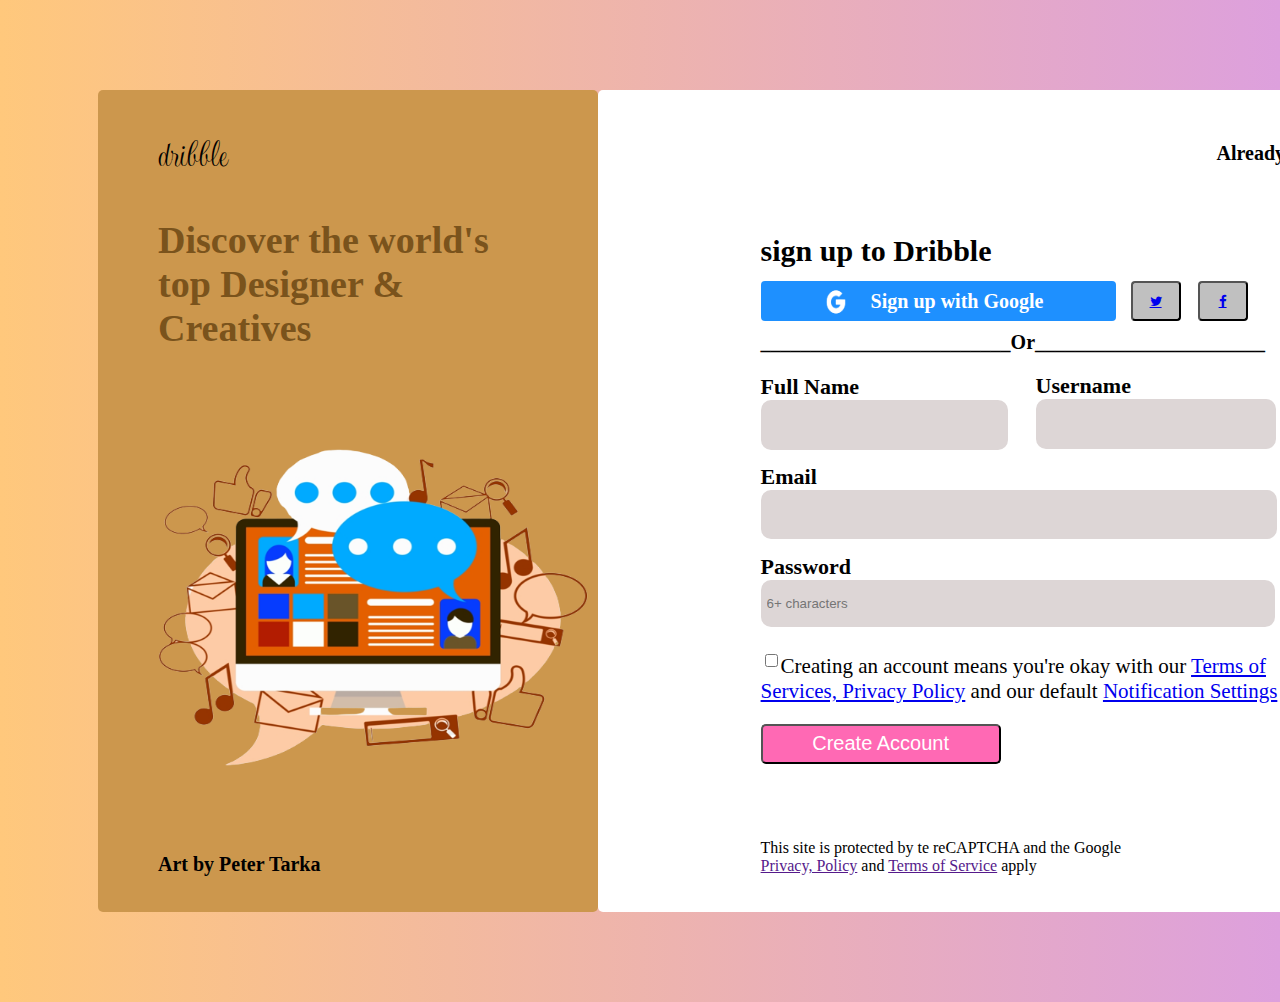
<file: index.html>
<!DOCTYPE html>
<html lang="en">
<head>
    <meta charset="UTF-8">
    <meta http-equiv="X-UA-Compatible" content="IE=edge">
    <meta name="viewport" content="width=device-width, initial-scale=1.0">
    <title>form</title>
    <link rel="stylesheet" href="style.css">
    <link rel="preconnect" href="https://fonts.googleapis.com">
<link rel="preconnect" href="https://fonts.gstatic.com" crossorigin>
<link href="https://fonts.googleapis.com/css2?family=Cookie&family=Square+Peg&family=Updock&display=swap" rel="stylesheet">
   
</head>
<body>
    <div class="container">
            <div class="box-1">
                <header>dribble</header>
                <h3>Discover the world's<br>top Designer & <br> Creatives</h3>
                <img src="image-removebg-preview.png">
                <h5>Art by Peter Tarka</h5>
            </div>
            <div class="box-2">
             <div class="boxform"><h4>Already a member? <a href="login.html">Sign in</a></h4></div>
             <link rel="stylesheet" href="https://cdnjs.cloudflare.com/ajax/libs/font-awesome/4.7.0/css/font-awesome.min.css">
             <div class="main"></div>

             <form>
              <div class="sign-up"><h6>sign up to Dribble</h6></div>
              <a href="" class="google-link">
                  <img src="google2.png">Sign up with Google
              </a>
              <button class="twitter"><a href="#" class="fa fa-twitter"></a></button>
             <button class="facebook"><a href="#" class="fa fa-facebook"></a></button>
              <p>_________________________Or_______________________</p>

            
                 <div class="information">
                     <div class="name">
                            <label><b>Full Name</b></label> <br>
                            <input type="text" class="" name="" placeholder="">
                     </div>

                     <div class="user">
            <label><b>Username</b></label> <br>
               <input type="text" class="" name="" placeholder="">
                 </div>

                 
                    <div class="email">
                           <label><b>Email</b></label> <br>
                           <input type="text" class="" name="" placeholder="">
                    </div>

                   
                        <div class="pwd">
                               <label><b>Password</b></label> <br>
                               <input type="text" class="" name="" placeholder="6+ characters">
                        </div>

                        <div class="checkbox">
                            <label for="">
                            <input type="checkbox" id="" name="" value="">Creating an account means you're okay with our <a href="#">Terms of<br>Services, Privacy Policy</a> and our default <a href="#">Notification Settings</a></label><br>
                            </div>

                        <div class="create-button">
                            <button type="button" class="button"> Create Account</button>
                          </div>

                          <div class="info">
                              <label for="">This site is protected by te reCAPTCHA and the Google <br> <a href="">Privacy, Policy</a> and <a href="">Terms of Service</a> apply</label>
                          </div>
             </form>
            </div>
        </div>
    
      

    
</body>
</html>
</file>
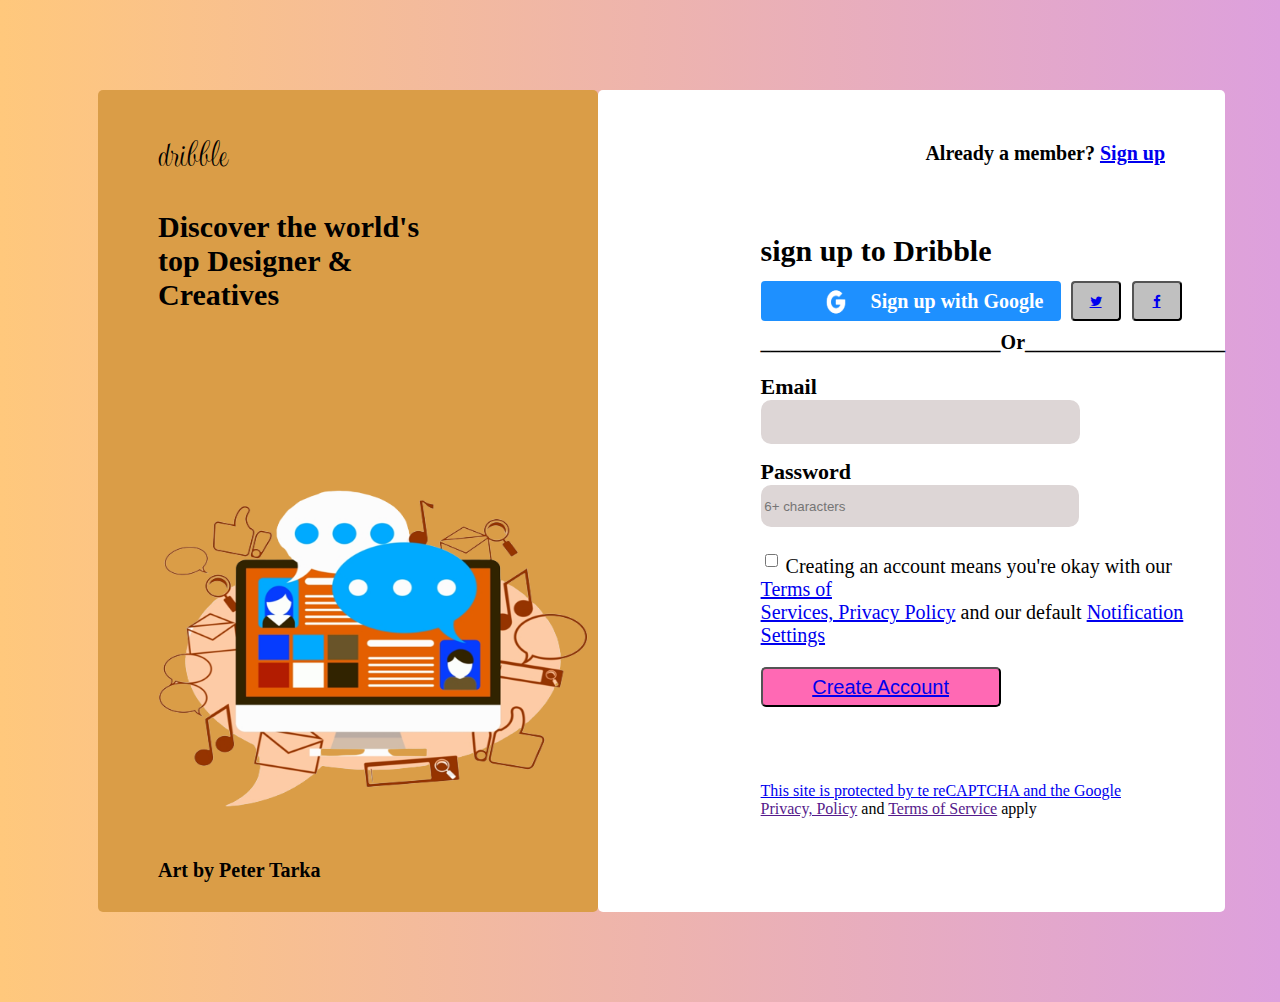
<file: login.html>
<!DOCTYPE html>
<html lang="en">
<head>
    <meta charset="UTF-8">
    <meta http-equiv="X-UA-Compatible" content="IE=edge">
    <meta name="viewport" content="width=device-width, initial-scale=1.0">
    <title>form</title>
    <link rel="stylesheet" href="login.css">
    <link rel="preconnect" href="https://fonts.googleapis.com">
<link rel="preconnect" href="https://fonts.gstatic.com" crossorigin>
<link href="https://fonts.googleapis.com/css2?family=Cookie&family=Square+Peg&family=Updock&display=swap" rel="stylesheet">
   
</head>
<body>
    <div class="container">
            <div class="box-1">
                <header>dribble</header>
                <h3>Discover the world's<br>top Designer & <br> Creatives</h3>
                <img src="image-removebg-preview.png">
                <h5>Art by Peter Tarka</h5>
            </div>
            <div class="box-2">
             <div class="boxform"><h4>Already a member? <a href="index.html">Sign up</a></h4></div>
             <link rel="stylesheet" href="https://cdnjs.cloudflare.com/ajax/libs/font-awesome/4.7.0/css/font-awesome.min.css">
             <div class="main"></div>

             <form>
              <div class="sign-up"><h6>sign up to Dribble</h6></div>
              <a href="" class="google-link">
                  <img src="google2.png">Sign up with Google
              </a>
              <button class="twitter"><a href="#" class="fa fa-twitter"></a></button>
             <button class="facebook"><a href="#" class="fa fa-facebook"></a></button>
              <p>________________________Or____________________</p>

            
                 <!-- <div class="information">
                     <div class="name">
                            <label><b>Full Name</b></label> <br>
                            <input type="text" class="" name="" placeholder="">
                     </div>

                     <div class="user">
            <label><b>Username</b></label> <br>
               <input type="text" class="" name="" placeholder="">
                 </div> -->

                 
                    <div class="email">
                           <label><b>Email</b></label> <br>
                           <input type="text" class="" name="" placeholder="">
                    </div>

                   
                        <div class="pwd">
                               <label><b>Password</b></label> <br>
                               <input type="text" class="" name="" placeholder="6+ characters">
                        </div>

                        <div class="checkbox">
                            <input type="checkbox" id="" name="" value="">
                            <label for="">Creating an account means you're okay with our <a href="#">Terms of<br>Services, Privacy Policy</a> and our default <a href="#">Notification Settings</a></label><br>
                        </div>

                        <div class="create-button">
                            <button type="button" class="button"> <a href="index.html">Create Account</button>
                          </div>

                          <div class="info">
                              <label for="">This site is protected by te reCAPTCHA and the Google <br> <a href="">Privacy, Policy</a> and <a href="">Terms of Service</a> apply</label>
                          </div>
             </form>
            </div>
        </div>
    
      

    
</body>
</html>
</file>
<file: style.css>
body{
    background-image: linear-gradient(to right,  rgb(255,200,124) ,rgb(221,160,221));
    background-size: cover;
}
.container{
    margin: 90px;
    display: flex;
}
.box-1{
    width: 550px;
    height: 822px;
    background-color: rgb(204, 151, 77);
    border-radius: 5px ;  
}
.box-2{
    width: 750px;
    height: 822px;
    background-color: white;
    padding-left: 15%;
    border-radius: 5px;
}
h2{
    padding-top: 50px;
    font-size: 30px;

}
h3{
    color: rgb(122, 83, 28);
    font-size: 38px;
    padding-left: 60px;
}
h4{
    text-align: right;
    padding-right: 60px;
    padding-top: 25px;
    font-size: 20px;
    text-decoration: none;

}
h5{
    font-size: 20px;
    padding-left: 60px;
    padding-top: 35px;
}
h6{
    font-size: 30px;
    margin-bottom: 13px;
}
header{
    padding-top: 40px;
    padding-left: 60px;
    font-family: 'Updock', cursive;
    font-size: 40px;
}
img{
    width: 450px;
    height: 350px;
    padding-top: 43px;
    margin-left: 50px;
}
.name{
    font-size: 22px;
    padding-bottom: -20px;
}
.name input{
    padding: 1%;
    width: 31%;
    border-radius: 10px;

}
.user{
    width: 500px;
    margin-left: 275px;
    margin-top: -77px;
    padding-bottom: 10px;
    font-size: 22px;
}
.user input{
    padding: 1.5%;
    width: 45%;
    border-radius: 10px;
}
.email{
    margin-top: 5px;
    margin-bottom: 15px; 
    font-size: 22px; 
}

.email input{
    padding: 0.9%;
    width: 67%;
    border-radius: 10px;
}
.pwd{
    margin-top: 10px;
    margin-bottom: 10px;
    font-size: 22px;
    border-radius: 2px; 
}
.pwd input{
    padding: 0.8%;
    width: 67%;
    border-radius: 10px;
}
input{
    height: 35px;
    border-radius: 3px;
    background-color: rgb(221, 214, 214);
    border: rgb(228, 163, 163); 
}
.checkbox{
    font-size: 21px;
    padding-top: 8px;
    
}
.checkbox input{
    height: 25px; 
    
}
.button{
    margin-top: 20px;
    height: 40px;
    width: 240px;
    font-size: 20px;
    border-radius: 5px;
    color: white;
    background-color: rgb(255,105,180);   
}
.info{
    padding-top: 75px;
    text-decoration: none;
    
}
.twitter{
    width: 50px;
    height: 40px;
    background-color: rgb(192,192,192);
    margin-left: 370px;
    border-radius: 4px;    
}

.facebook {
    width: 50px;
    height: 40px;
    background-color: rgb(192,192,192);
    margin-left: 13px;
    margin-top: 40px;
    border-radius: 4px; 
    
}
.button1{
    width: 300px;
    height: 40px;
    color: white;
    font-size: 15px;
    font-weight: bold;
    background-color: rgb(0,0,255);
    border-radius: 6px;
}
p{
    font-size: 20px;
    font-weight: bold;
    padding-top: 15px;
    margin-top: -5px;
}
.google-link{
    
    height: 40px;
    width: 355px;
    display: flex;
    align-items: center;
    border-radius: 4px;
    text-decoration: none;
    background-color: rgb(30,144,255);
    color: white;
    font-weight: bold;
    font-size: 20px;
    margin-bottom: -80px;
}
.google-link img{
    width: 50px;
    height: 50px;
    margin-right: 10px;
    padding-top: 2px;
}
</file>
<file: login.css>
body{
    background-image: linear-gradient(to right,  rgb(255,200,124) ,rgb(221,160,221));
    background-size: cover;
}
.container{
    margin: 90px;
    display: flex;
}
.box-1{
    width: 550px;
    height: 822px;
    background-color: rgb(218, 157, 71);
    border-radius: 5px ;  
}
.box-2{
    width: 750px;
    height: 822px;
    background-color: white;
    padding-left: 15%;
    border-radius: 5px;
}
h2{
    padding-top: 50px;
    font-size: 30px;

}
h3{
    font-size: 30px;
    padding-left: 60px;
}
h4{
    text-align: right;
    padding-right: 60px;
    padding-top: 25px;
    font-size: 20px;

}
h5{
    font-size: 20px;
    padding-left: 60px;
    padding-bottom: 25px;
}
h6{
    font-size: 30px;
    margin-bottom: 13px;
}
header{
    padding-top: 40px;
    padding-left: 60px;
    font-family: 'Updock', cursive;
    font-size: 40px;
}
img{
    width: 450px;
    height: 350px;
    padding-top: 130px;
    margin-left: 50px;
}
.name{
    font-size: 22px;
    padding-bottom: -20px;
}
.name input{
    padding: 1%;
    width: 30%;
    border-radius: 10px;

}
.user{
    width: 500px;
    margin-left: 275px;
    margin-top: -79px;
    padding-bottom: 10px;
    font-size: 22px;
}
.user input{
    padding: 1.5%;
    width: 45%;
    border-radius: 10px;
}
.email{
    margin-top: 5px;
    margin-bottom: 15px; 
    font-size: 22px; 
}

.email input{
    padding: 0.9%;
    width: 67%;
    border-radius: 10px;
}
.pwd{
    margin-top: 10px;
    margin-bottom: 10px;
    font-size: 22px;
    border-radius: 2px; 
}
.pwd input{
    padding: 0.8%;
    width: 67%;
    border-radius: 10px;
}
input{
    height: 35px;
    border-radius: 3px;
    background-color: rgb(221, 214, 214);
    border: rgb(228, 163, 163); 
}
.checkbox{
    font-size: 20px;
    padding-top: 8px;
}
.checkbox input{
    height: 25px; 
}
.button{
    margin-top: 20px;
    height: 40px;
    width: 240px;
    font-size: 20px;
    color: white;
    border-radius: 5px;
    background-color: rgb(255,105,180);
    
}
.info{
    padding-top: 75px;
}
.twitter{
    width: 50px;
    height: 40px;
    background-color: rgb(192,192,192);
    margin-left: 310px;
    border-radius: 4px;    
}

.facebook {
    width: 50px;
    height: 40px;
    background-color: rgb(192,192,192);
    margin-left: 7px;
    margin-top: 40px;
    border-radius: 4px; 
    
}
.button1{
    width: 300px;
    height: 40px;
    color: white;
    font-size: 15px;
    font-weight: bold;
    background-color: rgb(0,0,255);
    border-radius: 6px;
}
p{
    font-size: 20px;
    font-weight: bold;
    padding-top: 15px;
    margin-top: -5px;
}
.google-link{
    
    height: 40px;
    width: 300px;
    display: flex;
    align-items: center;
    border-radius: 4px;
    text-decoration: none;
    background-color: rgb(30,144,255);
    color: white;
    font-weight: bold;
    font-size: 20px;
    margin-bottom: -80px;
}
.google-link img{
    width: 50px;
    height: 50px;
    margin-right: 10px;
    padding-top: 2px;
}
</file>
